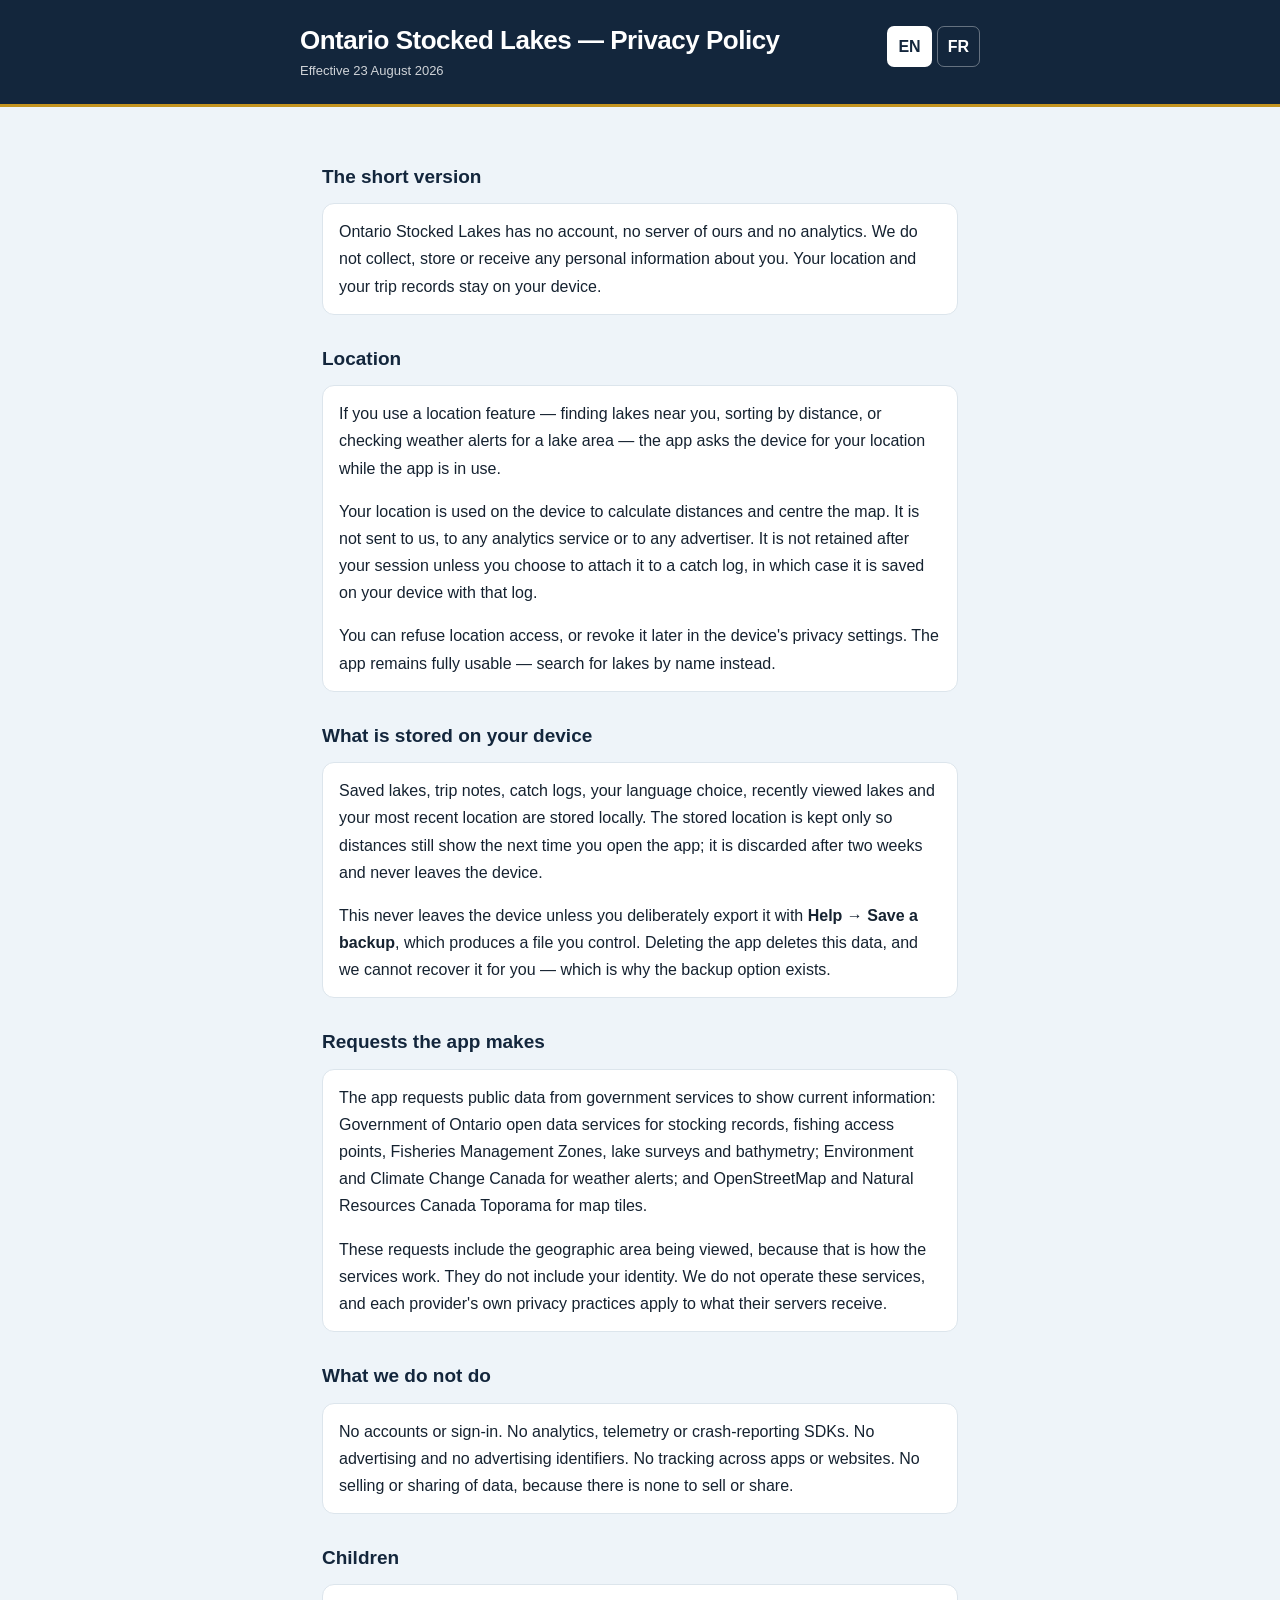
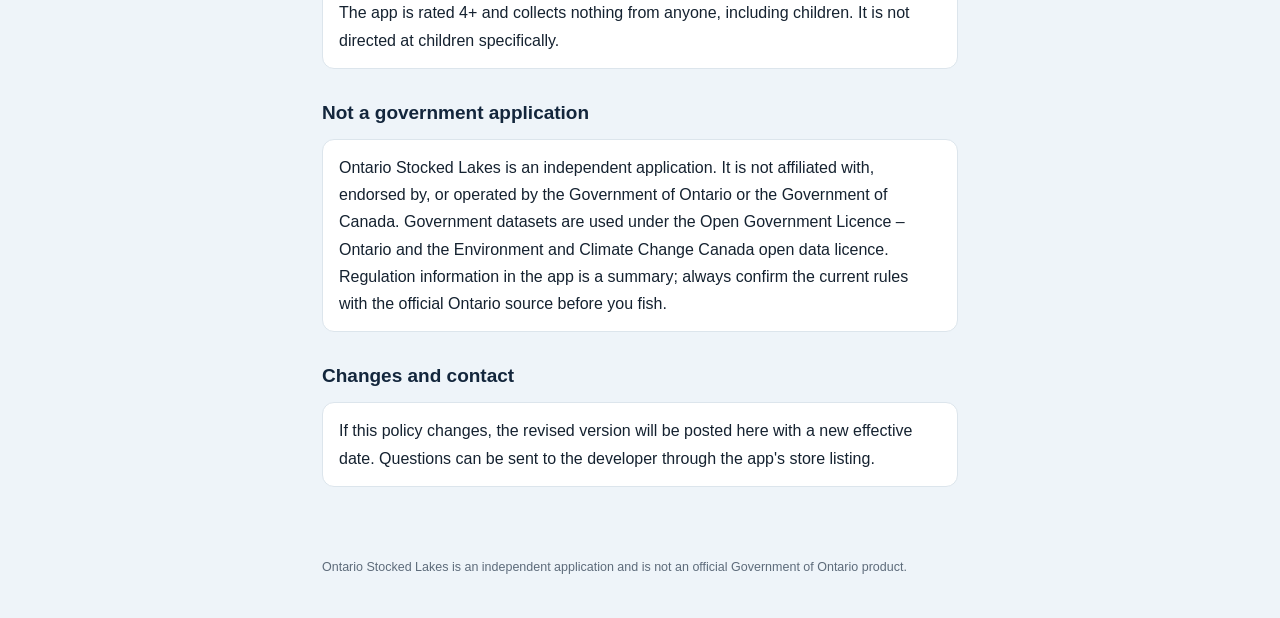
<file: privacy.html>
<!DOCTYPE html>
<html lang="en">
<head>
<meta charset="utf-8">
<meta name="viewport" content="width=device-width, initial-scale=1">
<title>Privacy Policy — Ontario Stocked Lakes</title>
<meta name="description" content="Privacy policy for Ontario Stocked Lakes. No account, no analytics, no advertising; location is used on the device and trips are stored on the device.">
<link rel="apple-touch-icon" href="icons/apple-touch-icon.png">
<style>
  :root{--green:#13263C;--green2:#1D3A57;--bg:#EEF4F9;--card:#fff;--gold:#C4941F;--ink:#152230;--muted:#5D6B7A;--line:#DCE5EC}
  *{box-sizing:border-box}
  body{margin:0;background:var(--bg);color:var(--ink);font-family:-apple-system,BlinkMacSystemFont,"Segoe UI",sans-serif;line-height:1.7;font-size:16px}
  header{background:var(--green);color:#fff;padding:calc(26px + env(safe-area-inset-top)) 22px 22px;border-bottom:3px solid var(--gold)}
  header .inner,main,footer{max-width:680px;margin:0 auto}
  .top{display:flex;align-items:flex-start;justify-content:space-between;gap:16px}
  h1{font-size:26px;margin:0 0 4px;line-height:1.15;letter-spacing:-.5px}
  header p{margin:0;font-size:13px;opacity:.8}
  .lang{display:flex;gap:5px;flex:0 0 auto}
  .lang button{border:1px solid rgba(255,255,255,.35);border-radius:7px;background:transparent;color:#fff;padding:6px 10px;font-weight:700;cursor:pointer;font:inherit;font-weight:700}
  .lang button[aria-pressed="true"]{background:#fff;color:var(--green)}
  main{padding:26px 22px 60px}
  h2{font-size:19px;color:var(--green);margin:28px 0 8px}
  .card{background:var(--card);border:1px solid var(--line);border-radius:12px;padding:14px 16px;margin:10px 0}
  .card p:first-child{margin-top:0}.card p:last-child{margin-bottom:0}
  footer{padding:0 22px 40px;font-size:12.5px;color:var(--muted)}
  a{color:var(--green)}
  [hidden]{display:none!important}
  :focus-visible{outline:3px solid var(--gold);outline-offset:2px}
</style>
</head>
<body>
<header><div class="inner"><div class="top">
  <div>
    <h1 id="title-en">Ontario Stocked Lakes — Privacy Policy</h1>
    <h1 id="title-fr" hidden>Ontario Stocked Lakes — Politique de confidentialité</h1>
    <p id="date-en">Effective 23 August 2026</p>
    <p id="date-fr" hidden>En vigueur le 23 août 2026</p>
  </div>
  <div class="lang" role="group" aria-label="Language / Langue">
    <button id="enBtn" type="button">EN</button>
    <button id="frBtn" type="button">FR</button>
  </div>
</div></div></header>

<main>
<section id="en">
  <h2>The short version</h2>
  <div class="card">Ontario Stocked Lakes has no account, no server of ours and no analytics. We do not collect, store or receive any personal information about you. Your location and your trip records stay on your device.</div>

  <h2>Location</h2>
  <div class="card"><p>If you use a location feature — finding lakes near you, sorting by distance, or checking weather alerts for a lake area — the app asks the device for your location while the app is in use.</p><p>Your location is used on the device to calculate distances and centre the map. It is not sent to us, to any analytics service or to any advertiser. It is not retained after your session unless you choose to attach it to a catch log, in which case it is saved on your device with that log.</p><p>You can refuse location access, or revoke it later in the device's privacy settings. The app remains fully usable — search for lakes by name instead.</p></div>

  <h2>What is stored on your device</h2>
  <div class="card"><p>Saved lakes, trip notes, catch logs, your language choice, recently viewed lakes and your most recent location are stored locally. The stored location is kept only so distances still show the next time you open the app; it is discarded after two weeks and never leaves the device.</p><p>This never leaves the device unless you deliberately export it with <b>Help → Save a backup</b>, which produces a file you control. Deleting the app deletes this data, and we cannot recover it for you — which is why the backup option exists.</p></div>

  <h2>Requests the app makes</h2>
  <div class="card"><p>The app requests public data from government services to show current information: Government of Ontario open data services for stocking records, fishing access points, Fisheries Management Zones, lake surveys and bathymetry; Environment and Climate Change Canada for weather alerts; and OpenStreetMap and Natural Resources Canada Toporama for map tiles.</p><p>These requests include the geographic area being viewed, because that is how the services work. They do not include your identity. We do not operate these services, and each provider's own privacy practices apply to what their servers receive.</p></div>

  <h2>What we do not do</h2>
  <div class="card">No accounts or sign-in. No analytics, telemetry or crash-reporting SDKs. No advertising and no advertising identifiers. No tracking across apps or websites. No selling or sharing of data, because there is none to sell or share.</div>

  <h2>Children</h2>
  <div class="card">The app is rated 4+ and collects nothing from anyone, including children. It is not directed at children specifically.</div>

  <h2>Not a government application</h2>
  <div class="card">Ontario Stocked Lakes is an independent application. It is not affiliated with, endorsed by, or operated by the Government of Ontario or the Government of Canada. Government datasets are used under the Open Government Licence – Ontario and the Environment and Climate Change Canada open data licence. Regulation information in the app is a summary; always confirm the current rules with the official Ontario source before you fish.</div>

  <h2>Changes and contact</h2>
  <div class="card">If this policy changes, the revised version will be posted here with a new effective date. Questions can be sent to the developer through the app's store listing.</div>
</section>

<section id="fr" hidden>
  <h2>En bref</h2>
  <div class="card">Ontario Stocked Lakes n'exige aucun compte, n'utilise aucun serveur nous appartenant et ne contient aucune analytique. Nous ne recueillons, ne conservons ni ne recevons aucun renseignement personnel vous concernant. Votre position et vos sorties demeurent sur votre appareil.</div>

  <h2>Position</h2>
  <div class="card"><p>Si vous utilisez une fonction géolocalisée — trouver des lacs près de vous, trier par distance ou consulter les alertes météo du secteur d'un lac — l'application demande votre position à l'appareil pendant que l'application est utilisée.</p><p>Votre position sert sur l'appareil à calculer les distances et à centrer la carte. Elle n'est transmise ni à nous, ni à un service d'analytique, ni à un annonceur. Elle n'est pas conservée après la session, sauf si vous choisissez de l'associer à une prise, auquel cas elle est enregistrée sur votre appareil avec celle-ci.</p><p>Vous pouvez refuser l'accès à la position ou le révoquer plus tard dans les réglages de confidentialité de l'appareil. L'application demeure pleinement utilisable : recherchez plutôt un lac par son nom.</p></div>

  <h2>Ce qui est conservé sur votre appareil</h2>
  <div class="card"><p>Les lacs enregistrés, les notes de sortie, les prises, votre choix de langue et les lacs consultés récemment sont conservés localement.</p><p>Ces données ne quittent jamais l'appareil, sauf si vous les exportez volontairement au moyen de <b>Aide → Enregistrer une copie</b>, ce qui produit un fichier que vous contrôlez. La suppression de l'application supprime ces données et nous ne pouvons pas les récupérer pour vous — d'où l'existence de la sauvegarde.</p></div>

  <h2>Requêtes effectuées par l'application</h2>
  <div class="card"><p>L'application demande des données publiques à des services gouvernementaux afin d'afficher de l'information à jour : services de données ouvertes du gouvernement de l'Ontario pour les ensemencements, les points d'accès à la pêche, les zones de gestion des pêches, les relevés de lacs et la bathymétrie; Environnement et Changement climatique Canada pour les alertes météo; OpenStreetMap et Toporama de Ressources naturelles Canada pour les tuiles cartographiques.</p><p>Ces requêtes comprennent le secteur géographique affiché, car c'est ainsi que fonctionnent ces services. Elles ne comprennent pas votre identité. Nous n'exploitons pas ces services, et les pratiques de confidentialité de chaque fournisseur s'appliquent à ce que ses serveurs reçoivent.</p></div>

  <h2>Ce que nous ne faisons pas</h2>
  <div class="card">Aucun compte ni ouverture de session. Aucun SDK d'analytique, de télémétrie ou de rapport de plantage. Aucune publicité ni identifiant publicitaire. Aucun suivi entre applications ou sites Web. Aucune vente ni communication de données, puisqu'il n'y en a aucune à vendre ou à communiquer.</div>

  <h2>Enfants</h2>
  <div class="card">L'application est classée 4+ et ne recueille rien de quiconque, y compris des enfants. Elle ne s'adresse pas spécifiquement aux enfants.</div>

  <h2>Ce n'est pas une application gouvernementale</h2>
  <div class="card">Ontario Stocked Lakes est une application indépendante. Elle n'est ni affiliée au gouvernement de l'Ontario ou du Canada, ni approuvée ou exploitée par ceux-ci. Les jeux de données gouvernementaux sont utilisés en vertu de la Licence du gouvernement ouvert – Ontario et de la licence de données ouvertes d'Environnement et Changement climatique Canada. L'information réglementaire de l'application est un résumé; vérifiez toujours les règles en vigueur auprès de la source officielle de l'Ontario avant de pêcher.</div>

  <h2>Modifications et contact</h2>
  <div class="card">Si la présente politique est modifiée, une version révisée sera publiée ici avec une nouvelle date d'entrée en vigueur. Les questions peuvent être transmises au développeur par l'intermédiaire de la fiche de l'application.</div>
</section>
</main>

<footer id="foot-en">Ontario Stocked Lakes is an independent application and is not an official Government of Ontario product.</footer>
<footer id="foot-fr" hidden>Ontario Stocked Lakes est une application indépendante et n'est pas un produit officiel du gouvernement de l'Ontario.</footer>

<script src="privacy.js"></script>
</body>
</html>
</file>
